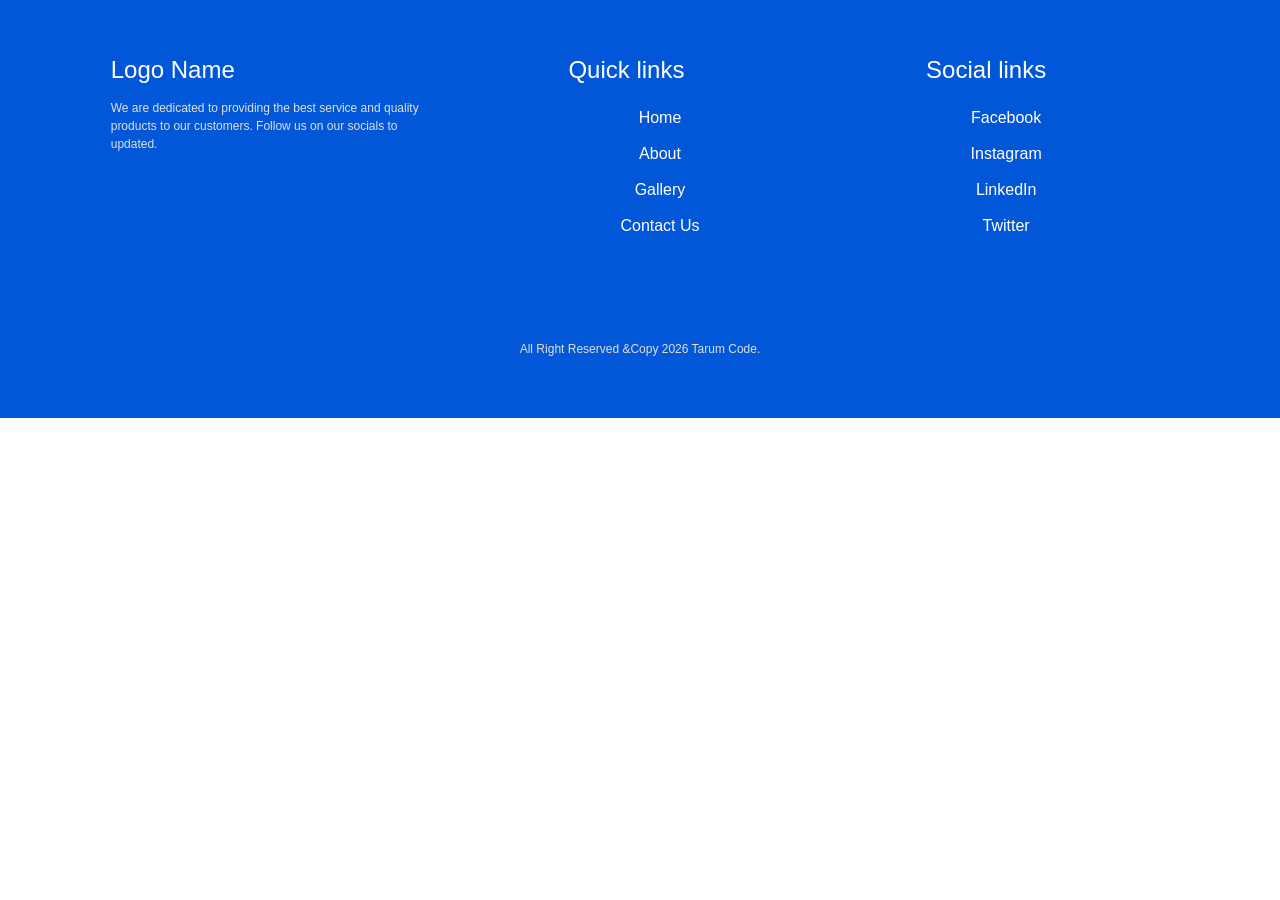
<file: index.html>
<!DOCTYPE html>
<html lang="en">
<head>
    <meta charset="UFT-8">
    <meta name="viewport" content="width=device-width,
    initial-scale=1.0">
    <link rel="stylesheet" href="./footer.css">
    <title>Footer</title>
</head> 

<body>
    <footer>
        <div class="container"> 
            <div class="box">
                <h1>Logo Name</h1>
                <div class="about">
                    <p>We are dedicated to providing the best service and quality products to our customers.
                    Follow us  on our socials to updated.</p>   
                </div>

            </div>
            <div clas="box">
                <h1>Quick links</h1>              
                <ul class="q-link">
                    <li>Home</li>
                    <li>About</li>
                    <li>Gallery</li>
                    <li>Contact Us</li>
                </ul>
            </div> 

            <div class="box">
                <h1>Social links</h1>                
                 <ul class="s-link">
                    <li>Facebook</li>
                    <li>Instagram</li>
                    <li>LinkedIn</li>
                    <li>Twitter</li>
                 </ul>
            </div>
        </div>
        <div class="copyright">
            <p>All Right Reserved &Copy 2026 Tarum Code.</p>
            </div>   
    </footer>
</body>   
</html>
</file>
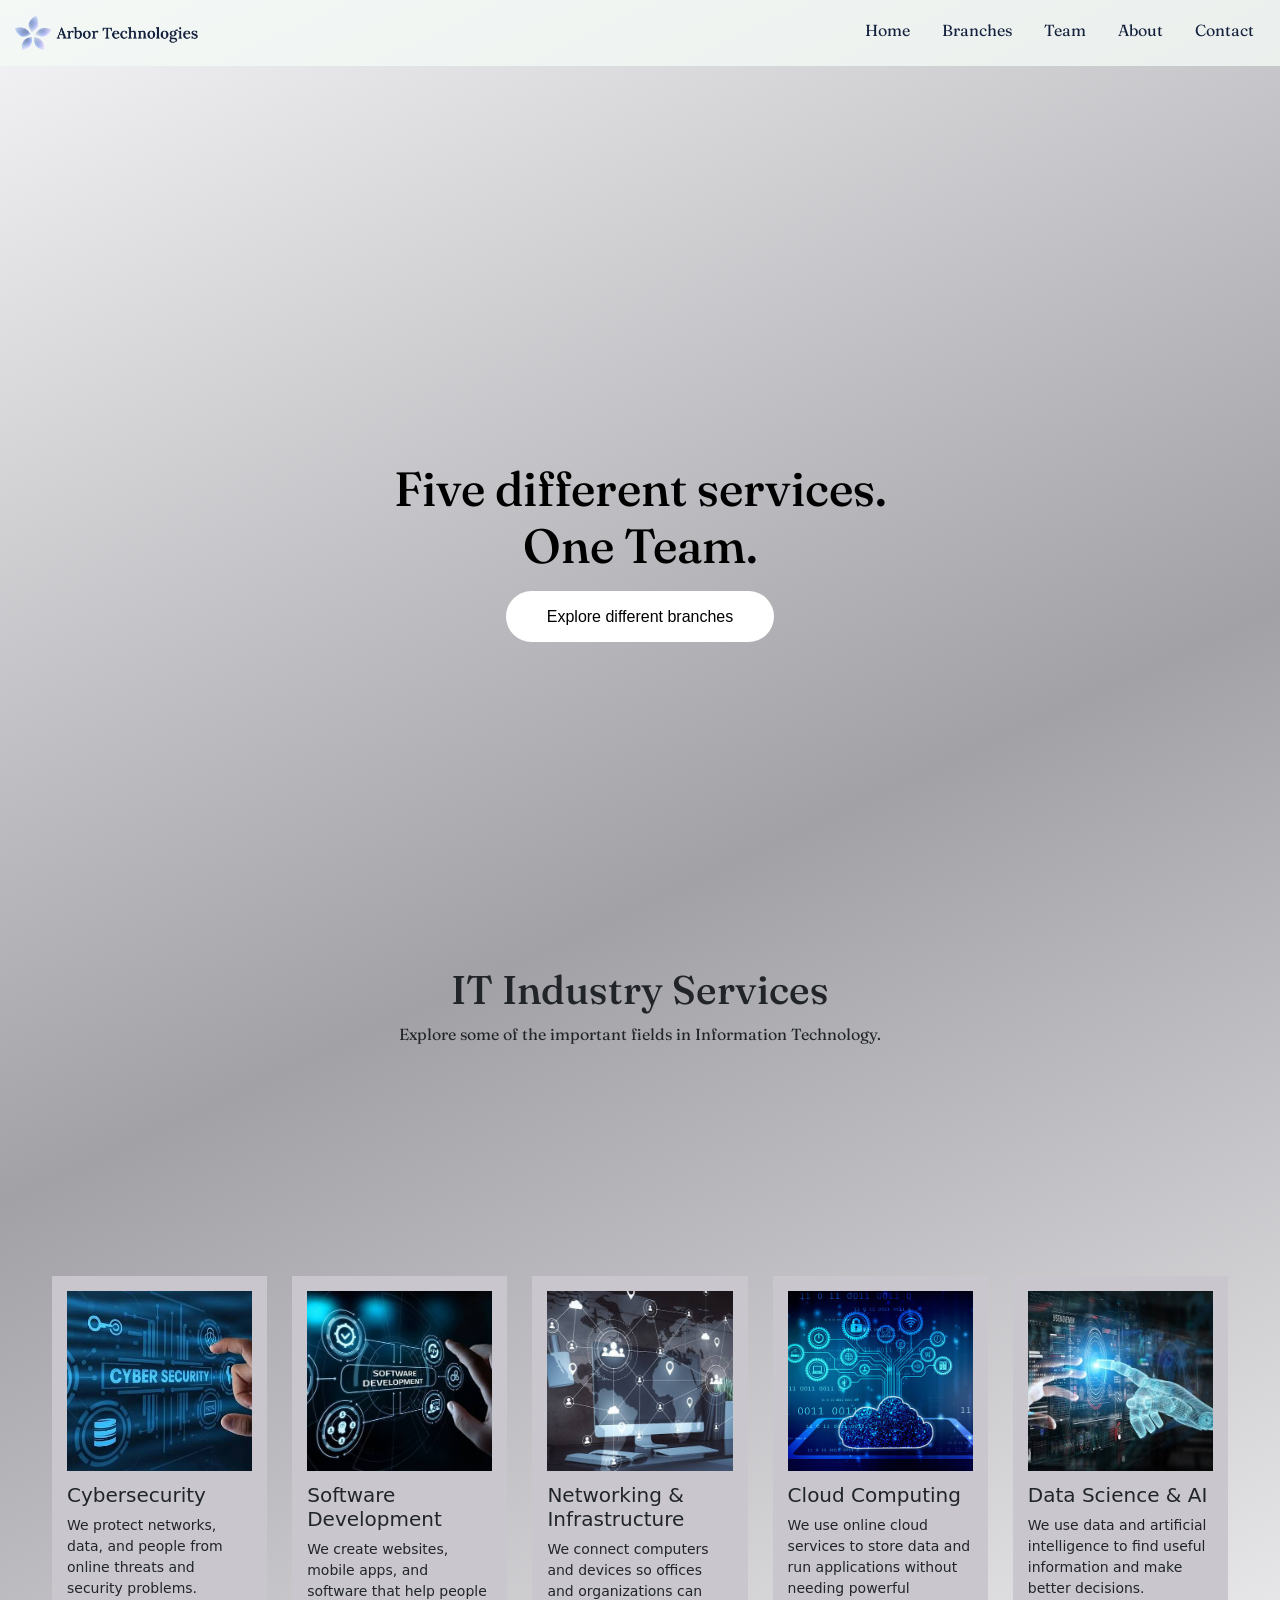
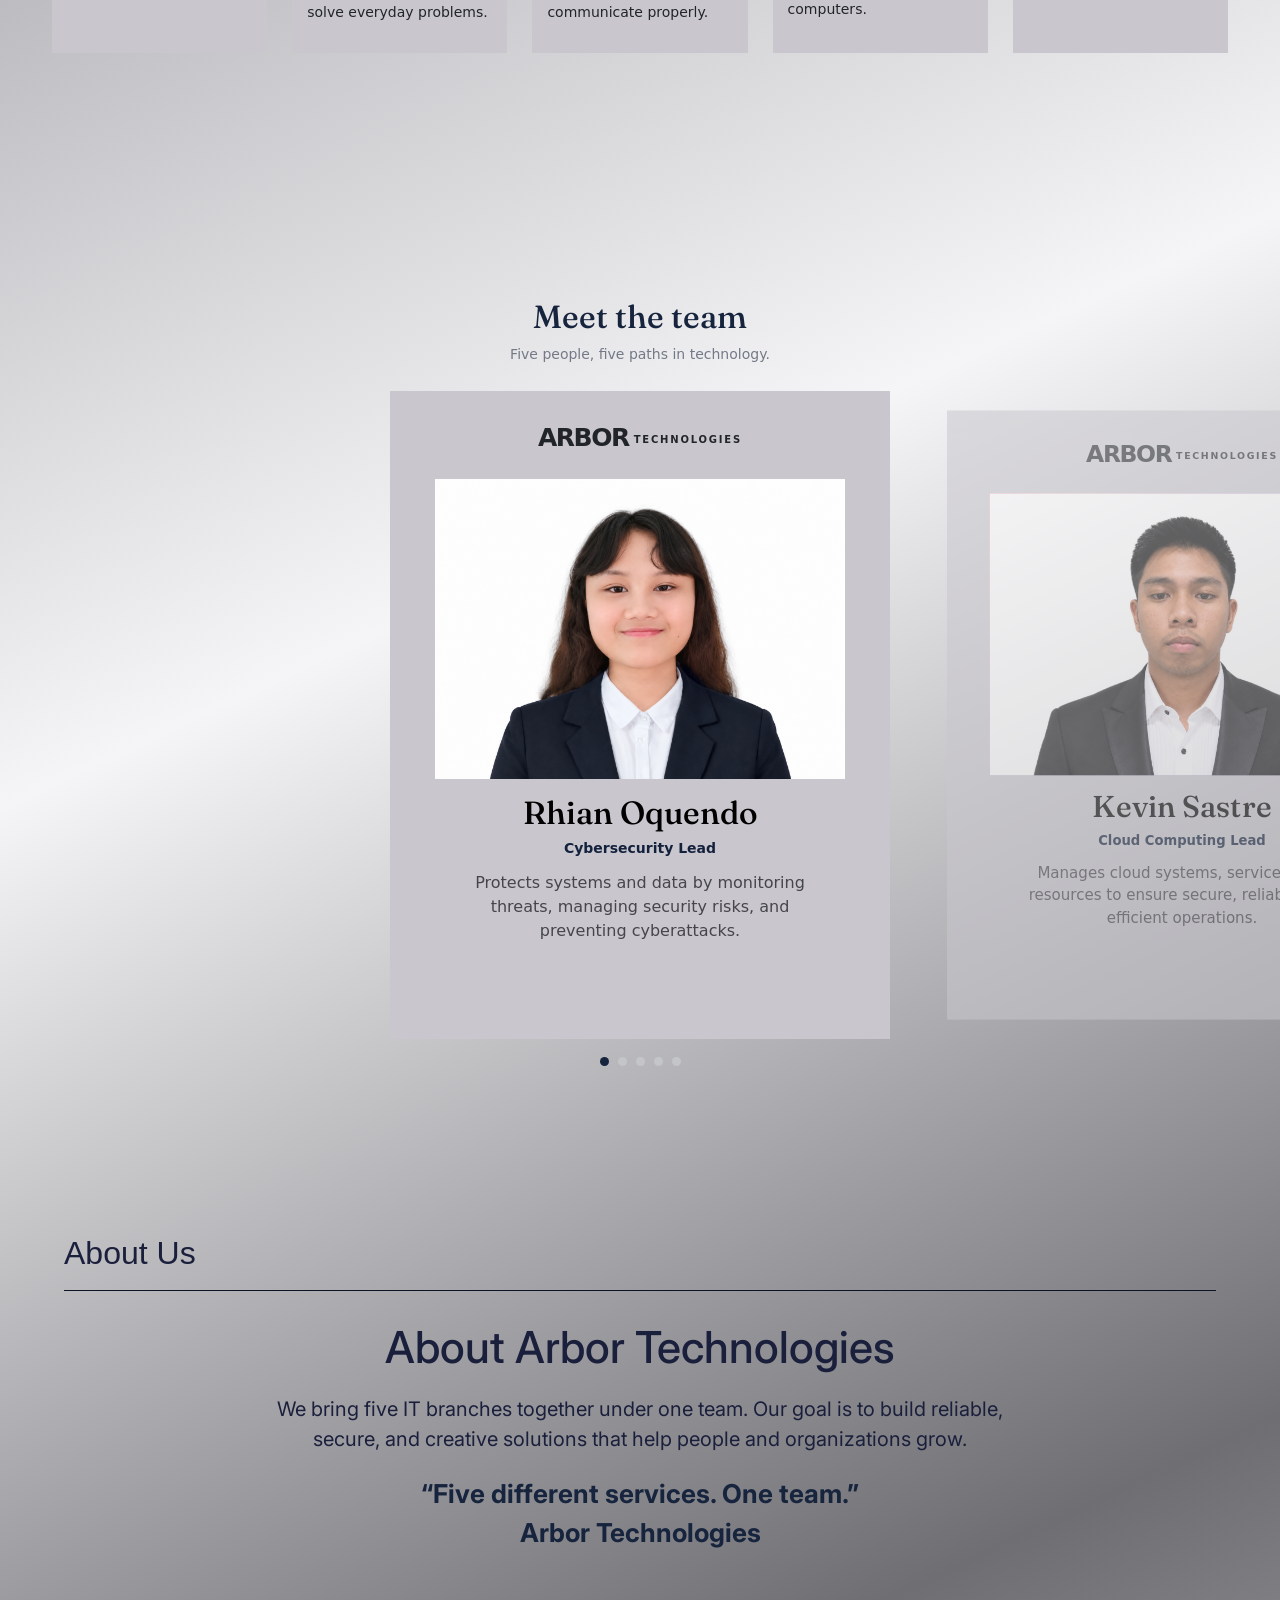
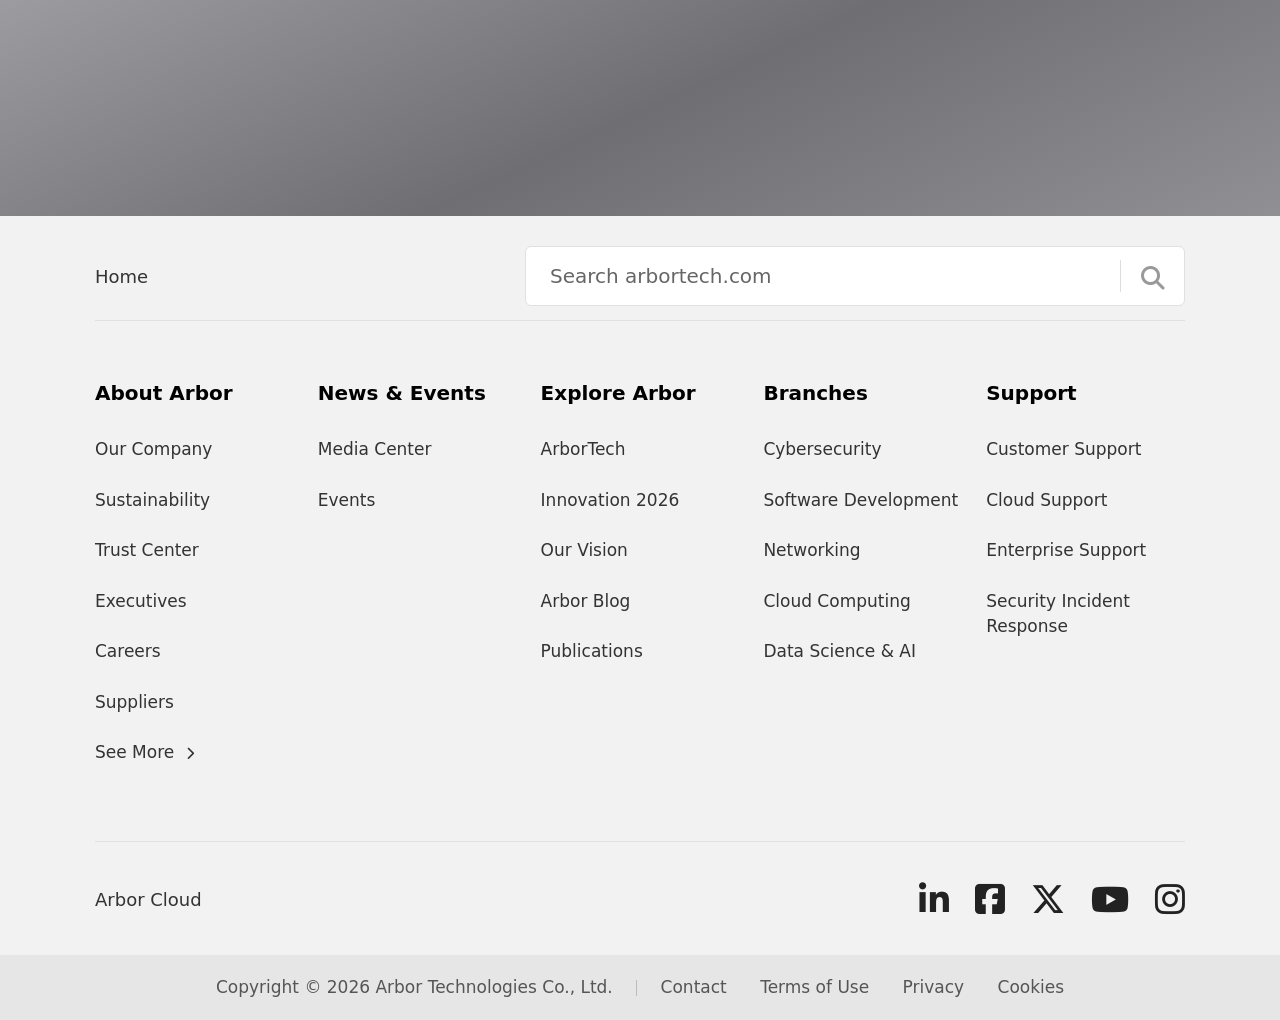
<file: Industry/index.html>
<!DOCTYPE html>
<html lang="en">
<head>
  	<meta charset="UTF-8">
  	<meta name="viewport" content="width=device-width, initial-scale=1.0">
	<link rel="preconnect" href="https://fonts.googleapis.com">
	<link rel="preconnect" href="https://fonts.gstatic.com" crossorigin>
	<link href="https://fonts.googleapis.com/css2?family=Fraunces:ital,opsz,wght@0,9..144,100..900;1,9..144,100..900&display=swap" rel="stylesheet">
    <link rel="stylesheet" href="https://cdnjs.cloudflare.com/ajax/libs/font-awesome/6.5.1/css/all.min.css">
    <link href="https://fonts.googleapis.com/css2?family=Inter:wght@400;600&display=swap" rel="stylesheet">
  	<link href="https://cdn.jsdelivr.net/npm/bootstrap@5.3.8/dist/css/bootstrap.min.css" rel="stylesheet" integrity="sha384-sRIl4kxILFvY47J16cr9ZwB07vP4J8+LH7qKQnuqkuIAvNWLzeN8tE5YBujZqJLB" crossorigin="anonymous">
  	<title>Arbor Technologies</title>
  	<link rel="stylesheet" href="style.css">
    <link rel="stylesheet" href="card.css">
    <link rel="stylesheet" href="team.css">
    <link rel="stylesheet" href="footer.css">
    <link rel="icon" href="images/icon.png">
</head>
<body>
  	<header class="navbar navbar-expand-md">
    <div class="container-fluid">
        <a class="navbar-brand" href="#home">
        <img src="images/arbor-logo-with-text.png" alt="Arbor Technologies">
        </a>

        <button class="navbar-toggler" type="button"
                data-bs-toggle="collapse" data-bs-target="#navMenu"
                aria-controls="navMenu" aria-expanded="false" aria-label="Toggle navigation">
        <span class="navbar-toggler-icon"></span>
        </button>

        <div class="collapse navbar-collapse main-nav" id="navMenu">
        <nav class="ms-auto">
            <a href="#home">Home</a>
            <a href="#branches">Branches</a>
            <a href="#team">Team</a>
            <a href="#about">About</a>
            <a href="#contact">Contact</a>
            <span class="indicator"></span>
        </nav>
        </div>
    </div>
    </header>
<!--HOME PAGE-->
	<section class="home" id="home">
  		<div class="content">
			<h1>Five different services.<br>One Team.</h1>
			<a href="#branches" class="btn">Explore different branches</a>
        </div>
	</section>

<!--5 BRANCHES-->
    <a href="#branches" id="branches"></a>
    <section>
        <div class="section-heading">
            <h1>IT Industry Services</h1>
            <p class="intro">Explore some of the important fields in Information Technology.</p>
        </div>

        <div class="services">

            <div class="card">
                <img src="images/cybersecurity.jpg" alt="Cybersecurity">
                <h2>Cybersecurity</h2>
                <p>
                    We protect networks, data, and people from online threats
                    and security problems.
                </p>
            </div>

            <div class="card">
                <img src="images/software development.jpg" alt="Software Development">
                <h2>Software Development</h2>
                <p>
                    We create websites, mobile apps, and software that
                    help people solve everyday problems.
                </p>
            </div>

            <div class="card">
                <img src="images/networking infrastructure.jpg" alt="Networking & Infrastructure">
                <h2>Networking & Infrastructure</h2>
                <p>
                    We connect computers and devices so offices and
                    organizations can communicate properly.
                </p>
            </div>

            <div class="card">
                <img src="images/cloud computing.jpg" alt="Cloud Computing">
                <h2>Cloud Computing</h2>
                <p>
                    We use online cloud services to store data and
                    run applications without needing powerful computers.
                </p>
            </div>

            <div class="card">
                <img src="images/data science & ai.jpg" alt="Data Science & AI">
                <h2>Data Science & AI</h2>
                <p>
                    We use data and artificial intelligence to find
                    useful information and make better decisions.
                </p>
            </div>
        </div>
        </section>
<!--TEAM CAROUSEL-->
    <section>
    <main class="team-page">
        <a href="#team" id="team"></a>
        <div class="team-heading">           
            <h1>Meet the team</h1>
            <p>Five people, five paths in technology.</p>
        </div>

        <div class="team-carousel">  
       
        <div class="carousel-window">
          <div class="carousel-track">
            <article class="team-card">
              <div class="card-brand">ARBOR<span>TECHNOLOGIES</span></div>
              <div class="member-art art-security">
                <img src="images/member1.png" alt="Portrait of Rhian Oquendo">
              </div>
              <h2>Rhian Oquendo</h2>
              <p class="member-role">Cybersecurity Lead</p>
              <p class="member-description">Protects systems and data by monitoring threats, managing security risks, and preventing cyberattacks.</p>
            </article>

            <article class="team-card">
              <div class="card-brand">ARBOR<span>TECHNOLOGIES</span></div>
              <div class="member-art art-web">
                <img src="images/member2.png" alt="Portrait of Kevin Sastre">
              </div>
              <h2>Kevin Sastre</h2>
              <p class="member-role">Cloud Computing Lead</p>
              <p class="member-description">Manages cloud systems, services, and resources to ensure secure, reliable, and efficient operations.</p>
            </article>

            <article class="team-card">
              <div class="card-brand">ARBOR<span>TECHNOLOGIES</span></div>
              <div class="member-art art-data">
               <img src="images/member3.png" alt="Portrait of Earl Christian Cuesta">
              </div>
              <h2>Earl Christian Cuesta</h2>
              <p class="member-role">Software Development Lead</p>
              <p class="member-description">Leads the team in building, testing, and improving software applications to meet user and project requirements.</p>
            </article>

            <article class="team-card">
              <div class="card-brand">ARBOR<span>TECHNOLOGIES</span></div>
              <div class="member-art art-network">
              <img src="images/member4.png" alt="Portrait of Earl Christian Cuesta">
              </div>
              <h2>Gabriel Remon</h2>
              <p class="member-role">Data Science and AI Lead</p>
              <p class="member-description">Leads the team in analyzing data, building AI models, and using insights to solve problems and support better decisions.</p>
            </article>

            <article class="team-card">
              <div class="card-brand">ARBOR<span>TECHNOLOGIES</span></div>
              <div class="member-art art-support">
              <img src="images/member5.png" alt="Portrait of Lanz Sutoniel">
              </div>
            <h2>Lanz Sutoniel</h2>
                <p class="member-role">Network Infrastructure Lead</p>
                <p class="member-description">Manages network systems, servers, and connectivity to ensure reliable, secure, and efficient communication.</p>
            </article>
          </div>
        </div>

        <button class="carousel-arrow previous" type="button" aria-label="Previous team member">&#8249;</button>
        <button class="carousel-arrow next" type="button" aria-label="Next team member">&#8250;</button>

        <div class="carousel-dots" aria-label="Choose a team member">
          <button class="dot active" type="button" aria-label="Show member 1" aria-current="true"></button>
          <button class="dot" type="button" aria-label="Show member 2"></button>
          <button class="dot" type="button" aria-label="Show member 3"></button>
          <button class="dot" type="button" aria-label="Show member 4"></button>
          <button class="dot" type="button" aria-label="Show member 5"></button>
        </div>
        </div>
    </main>

    </section>
<!--ABOUT SECTION-->
    <section class="about" id="about">
        <div class="sub-header">
            <h2>About Us</h2>
        </div>

        <div class="about-hero">
            <h1>About Arbor Technologies</h1>
            <p>
            We bring five IT branches together under one team. Our goal is to
            build reliable, secure, and creative solutions that help people
            and organizations grow.
            </p>
            <blockquote>
            “Five different services. One team.”<br>Arbor Technologies
            </blockquote>
        </div>
    </section>
<!--FOOTER-->
        <a href="#contact" id="contact"></a>
        <div class="page-space"></div>
 
  <footer class="site-footer">
    <div class="footer-inner">
 
      <!-- top row -->
      <div class="footer-top">
        <a class="crumb" href="#home">Home</a>
        <form class="search-box" role="search" onsubmit="return false">
          <input type="text" placeholder="Search arbortech.com" aria-label="Search">
          <button type="submit" aria-label="Search"><i class="fa-solid fa-magnifying-glass"></i></button>
        </form>
      </div>
 
      <!-- 5 link columns -->
      <div class="footer-columns">
        <div>
            <h3>About Arbor</h3>
            <ul>
                <li><a href="#">Our Company</a></li>
                <li><a href="#">Sustainability</a></li>
                <li><a href="#">Trust Center</a></li>
                <li><a href="#">Executives</a></li>
                <li><a href="#">Careers</a></li>
                <li><a href="#">Suppliers</a></li>
                <li><a href="#" class="see-more">See More <i class="fa-solid fa-chevron-right"></i></a></li>
            </ul>
        </div>
 
        <div>
            <h3>News &amp; Events</h3>
            <ul>
                <li><a href="#">Media Center</a></li>
                <li><a href="#">Events</a></li>
            </ul>
        </div>
 
        <div>
            <h3>Explore Arbor</h3>
            <ul>
                <li><a href="#">ArborTech</a></li>
                <li><a href="#">Innovation 2026</a></li>
                <li><a href="#">Our Vision</a></li>
                <li><a href="#">Arbor Blog</a></li>
                <li><a href="#">Publications</a></li>
            </ul>
        </div>
 
        <div>
            <h3>Branches</h3>
            <ul>
                <li><a href="#">Cybersecurity</a></li>
                <li><a href="#">Software Development</a></li>
                <li><a href="#">Networking</a></li>
                <li><a href="#">Cloud Computing</a></li>
                <li><a href="#">Data Science &amp; AI</a></li>
            </ul>
        </div>
 
        <div>
            <h3>Support</h3>
            <ul>
                <li><a href="#">Customer Support</a></li>
                <li><a href="#">Cloud Support</a></li>
                <li><a href="#">Enterprise Support</a></li>
                <li><a href="#">Security Incident Response</a></li>
            </ul>
            </div>
        </div>
 
        <!-- social row -->
        <div class="footer-social-row">
            <a class="cloud-link" href="#">Arbor Cloud</a>
            <div class="social-icons">
            <a href="#" aria-label="LinkedIn"><i class="fa-brands fa-linkedin-in"></i></a>
            <a href="#" aria-label="Facebook"><i class="fa-brands fa-square-facebook"></i></a>
            <a href="#" aria-label="X"><i class="fa-brands fa-x-twitter"></i></a>
            <a href="#" aria-label="YouTube"><i class="fa-brands fa-youtube"></i></a>
            <a href="#" aria-label="Instagram"><i class="fa-brands fa-instagram"></i></a>
            </div>
        </div>
        </div>
 
        <!-- copyright bar -->
        <div class="footer-bottom">
            <span>Copyright &copy; 2026 Arbor Technologies Co., Ltd.</span>
            <span class="divider"></span>
            <a href="#contact">Contact</a>
            <a href="#">Terms of Use</a>
            <a href="#">Privacy</a>
            <a href="#">Cookies</a>
        </div>
    </footer>
    <script src="https://cdn.jsdelivr.net/npm/bootstrap@5.3.8/dist/js/bootstrap.bundle.min.js" integrity="sha384-FKyoEForCGlyvwx9Hj09JcYn3nv7wiPVlz7YYwJrWVcXK/BmnVDxM+D2scQbITxI" crossorigin="anonymous"></script>    
  	<script src="script.js" defer></script>
</body>
</html>
</file>
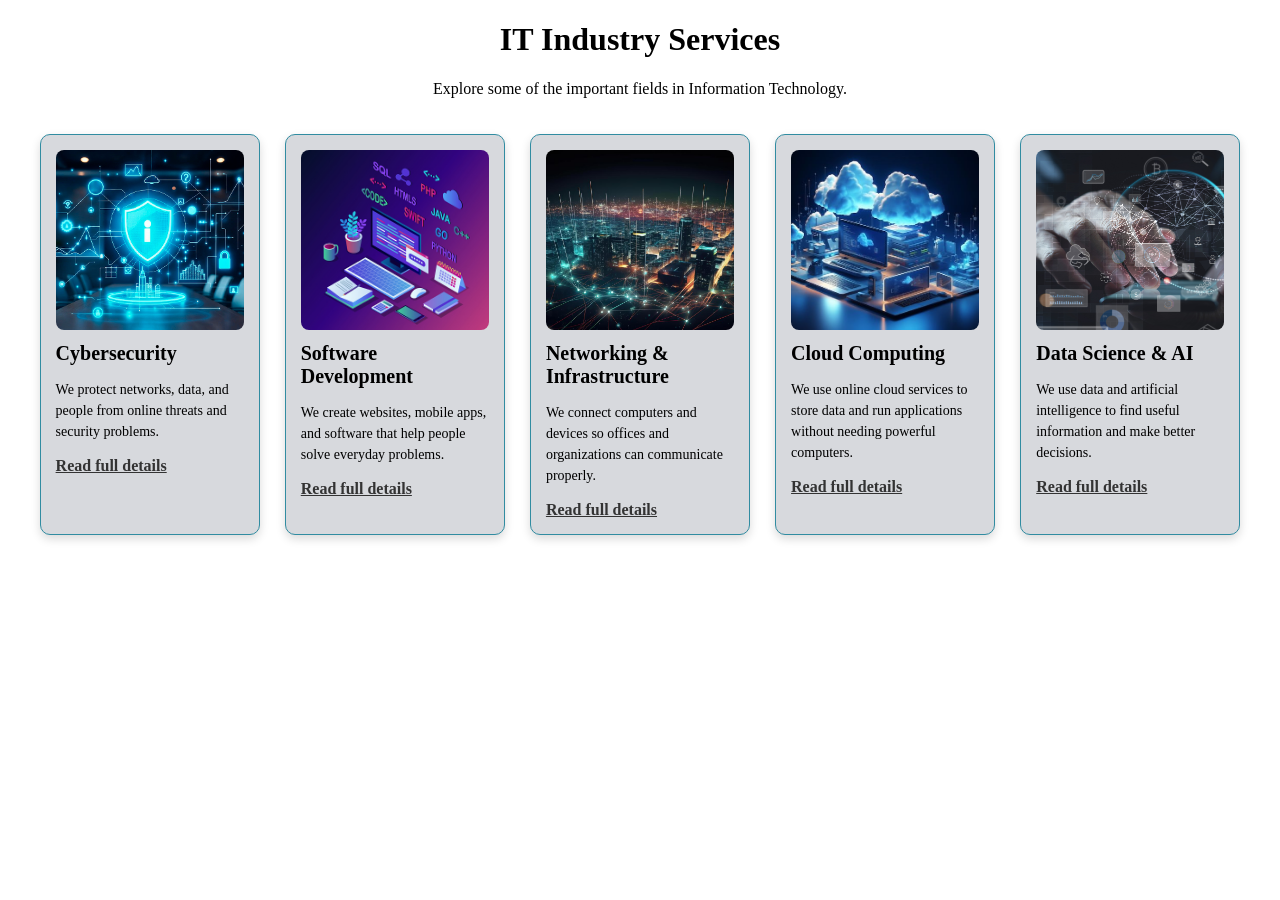
<file: cloud coumputing.html>
<!DOCTYPE html>
<html lang="en">
<head>
    <meta charset="UTF-8">
    <meta name="viewport" content="width=device-width, initial-scale=1.0">
    <title>IT Industry</title>
    <link rel="stylesheet" href="card.css">
</head>
<body>
    
    <center>
    <h1>IT Industry Services</h1>
    <p class="intro">Explore some of the important fields in Information Technology.</p>
    </center>

    <div class="services">

        <div class="card">
            <img src="cybersecurity.jpg" alt="Cybersecurity">
            <h2>Cybersecurity</h2>
            <p>
                We protect networks, data, and people from online threats
                and security problems.
            </p>
            <a href="#">Read full details</a>
        </div>

        <div class="card">
            <img src="software development.jpg" alt="Software Development">
            <h2>Software Development</h2>
            <p>
                We create websites, mobile apps, and software that
                help people solve everyday problems.
            </p>
            <a href="#">Read full details</a>
        </div>

        <div class="card">
            <img src="networking and infrastructure.jpg" alt="Networking & Infrastructure">
            <h2>Networking & Infrastructure</h2>
            <p>
                We connect computers and devices so offices and
                organizations can communicate properly.
            </p>
            <a href="#">Read full details</a>
        </div>

        <div class="card">
            <img src="cloud-computing.jpg" alt="Cloud Computing">
            <h2>Cloud Computing</h2>
            <p>
                We use online cloud services to store data and
                run applications without needing powerful computers.
            </p>
            <a href="#">Read full details</a>
        </div>

        <div class="card">
            <img src="data science and ai.jpg" alt="Data Science & AI">
            <h2>Data Science & AI</h2>
            <p>
                We use data and artificial intelligence to find
                useful information and make better decisions.
            </p>
            <a href="#">Read full details</a>
        </div>

    </div>

</body>
</html>
</file>
<file: footer.css>
body{
    margin: 0;
    padding: 0;
    box-sizing: border-box;
    font-family: Arial, sans-serif;
}

footer{
    background: #0257d8;
    color: white;
    padding: 40px 20px 20px 20px;
}

.container{
    display: flex;
    justify-content: space-around;
    max-width: 1100px;
    margin: auto;
    gap: 50px;


}

.box{
    width: 33.3%;
    height: auto;
    float: left;
}

h1{

    font-size: 24px;
    font-weight: 500;
    margin-bottom: 15px;
}
   
.box:nth-child(2) h1, .box:nth-child(3) h1{
    text-align: center;
}

.about{
    font-size: 12px;
    line-height: 1.5;
    color: #e0e0e0;
    max-width: 320px;
}

.copyright{
    text-align: center;
    padding: 30px 0px;
    clear: both;
}

.quick , .social{
    list-style: none;
    text-align: center;
    padding: 8px 12px;
}

.q-link li, .s-link li{
    padding: 9px 12px;
    text-align: center;
    list-style-type: none;
    cursor: pointer;
}

.q-link li:hover , .s-link li:hover{
    color:#022645;
}

.copyright {
    text-align: center;
    margin-top: 40px;
    font-size: 12px;
    color: #e0e0e0;
}
</file>
<file: Industry/style.css>
body {
  margin: 0;
  background: linear-gradient(155deg, #F5F5F7, #A1A1A6, #F5F5F7, #6E6E73, #D2D2D7);
  padding: 64px;
}

html {
  scroll-behavior: smooth;
}

section {
  min-height: 100vh; 
  display: flex;
  flex-direction: column;
  justify-content: center;
  align-items: center;
}

header {
  position: fixed; top: 0; left: 0; width: 100%;
  margin-top: 0;
  z-index: 1000;
  width: 100%;
  background-color: rgba(244, 251, 247, 0.8);
  box-sizing: border-box;
  display: flex;
  justify-content: space-between; 
  align-items: center;  
  gap: 40px;          
  padding: 0 10px;
  font-family: Fraunces;
}
.main-nav {
  display: flex;
  align-items: center;
  gap: 40px;
  margin-left: 0px; 
}

header img {
  height: 48px;     
  display: block;  
}

nav {
  position: relative;
  display: flex;
  align-items: center;
  gap: 32px;
  margin-right: 14px;
}
nav a {
  padding-bottom: 6px;
}

a {
  color: #14213D;
  text-decoration: none;
}
a:hover {
  color: #7E95C6;
}

.indicator {
  position: absolute;
  bottom: 0;
  height: 2px;
  background: #6E6E73;
  opacity: 0;
  transition: left 0.3s ease-in-out;
}

.hero {
  padding: 120px 140px;
}

/*HOME PAGE*/
.home {
  position: relative;
  min-height: 100vh;
  padding-top: 70px;
  width: 100%;
  display: flex;
  justify-content: center;
  align-items: center;
  overflow: hidden;
}

.home .content {
  max-width: 50rem;
  width: 100%;
  padding: 0 1.5rem;       
  text-align: center;
  display: flex;
  flex-direction: column;
  align-items: center;
}

.home .content h1 {
  font-size: 3rem;
  color: black;
  font-family: Fraunces;
  margin: 0;
}

.btn {
  display: inline-flex;
  justify-content: center;
  margin-top: 1rem;
  padding: 0.8rem 2.5rem;
  border-radius: 5rem;
  background: white;
  color: black;
  font-family: 'Segoe UI', Arial, sans-serif;
  font-weight: 500;
}

header .navbar-brand img { height: 40px; }

/* MOBILE */
@media (max-width: 767.98px) {
  header nav {
    display: flex;
    flex-direction: column;
    width: 100%;
  }
  header nav a { padding: .9rem 0; }
  header nav .indicator { display: none; }   
  header .navbar-collapse { background: #eef5f3; }
}


/*ABOUT SECTION*/
html, body {
  margin: 0;
  padding: 0;
  width: 100%;
  overflow-x: hidden; 
}

.about {
  width: 100%;
  max-width: none;
  margin: 0;
  box-sizing: border-box;
  padding-top: 0;     
  margin-top: 0;
  min-height: 50vh;
  padding: 40px 0 0;
  background: none;
  color: #1a1f3c;
}

.sub-header {
  width: 90%;
  margin: 0 auto;
  padding: 10px 0;
  border-bottom: 1px solid #0b1324;
  font-family: "Segoe UI", Arial, sans-serif;
}

.about-hero {
  width: 800px;
  margin: 0 auto;
  padding: 30px 20px;
  text-align: center;
}

.about-hero h1 {
  font-size: 44px;
  margin-bottom: 20px;
  font-family: Inter, Arial, sans-serif;
}

.about-hero p {
  font-size: 20px;
  margin-bottom: 20px;
  font-family: Inter, Arial, sans-serif;
}

.about-hero blockquote {
  font-size: 26px;
  color: #17243e;
  font-family: Inter, Arial, sans-serif;
  font-weight: 700;
}

@media (max-width: 700px) {
  body {
    padding: 20px;
  }

  header {
    gap: 10px;
    padding: 8px 12px;
  }

  header img {
    height: 36px;
  }

  .main-nav {
    gap: 16px;
  }

  nav {
    gap: 16px;
    margin-right: 0;
  }

  .hero {
    padding: 80px 20px;
  }

  .home {
    padding-top: 60px;
  }

  .home .content {
    padding: 0 10px;
  }

  .home .content h1 {
    font-size: 28px;
  }

  .btn {
    padding: 12px 28px;
  }

  .about {
    padding-top: 20px;
  }

  .sub-header {
    width: 95%;
  }

  .about-hero {
    width: 100%;
    padding: 24px 16px;
    box-sizing: border-box;
  }

  .about-hero h1 {
    font-size: 28px;
  }

  .about-hero p {
    font-size: 16px;
  }

  .about-hero blockquote {
    font-size: 20px;
  }

  header nav {
    display: flex;
    flex-direction: column;
    width: 100%;
  }

  header nav a {
    padding: 12px 0;
  }

  header nav .indicator {
    display: none;
  }

  header .navbar-collapse {
    background: #eef5f3;
  }
}

@media (max-width: 420px) {
  body {
    padding: 12px;
  }

  .home .content h1 {
    font-size: 24px;
  }

  .hero {
    padding: 60px 12px;
  }

  .about-hero {
    padding: 20px 12px;
  }

  .about-hero h1 {
    font-size: 24px;
  }

  .about-hero p {
    font-size: 15px;
  }

  .about-hero blockquote {
    font-size: 17px;
  }

  .btn {
    padding: 10px 22px;
  }
}

@media (prefers-reduced-motion: reduce) {
  *,
  *::before,
  *::after {
    scroll-behavior: auto !important;
    transition-duration: 0.01ms !important;
  }
}
</file>
<file: Industry/card.css>
.services {
    display: flex;
    gap: 25px;
    padding: 20px;
    width: 95%;
    margin: auto;
}

.section-heading {
  text-align: center;        
}

.section-heading h1,
.section-heading .intro {
  font-family: Fraunces;
}

.card {
    flex: 1;
    background: #c9c7cd;
    padding: 15px;
    box-sizing: border-box;
    border-radius: 0;
    border: none;
    box-shadow: none;
    transition: transform 0.3s ease, box-shadow 0.3s ease;
}

.card:hover {
    transform: scale(1.10);
}

.card img {
    width: 100%;
    height: 180px;
    object-fit: cover;
    display: block;
}

.card h2 {
    margin: 12px 0 8px;
    font-size: 20px;
}

.card p {
    font-size: 14px;
    line-height: 1.5;
    margin-bottom: 15px;
}

.card a {
    font-weight: bold;
}

@media (max-width: 900px) {
    .services {
        flex-wrap: wrap;
    }

    .card {
        flex: 1 1 45%;
    }
}

@media (max-width: 600px) {
    .card {
        flex: 1 1 100%;
    }
}
</file>
<file: Industry/team.css>
* {
  box-sizing: border-box;
}

.team-page {
  min-height: 100vh;
  padding: 32px 0 40px;
  overflow: hidden;
}

.team-heading {
  margin-bottom: 26px;
  color: #17243e;
  text-align: center;
}

.team-heading h1 {
  margin: 0;
  font-family: Fraunces;
  font-size: 32px;
}

.team-heading > p:last-child {
  margin: 8px 0 0;
  color: #737987;
  font-size: 14px;
}

.team-carousel {
  position: relative;
}

.carousel-window {
  width: 100%;
  overflow: hidden;
}

.carousel-track {
  display: flex;
  width: max-content;
  gap: 42px;
  transition: transform 0.5s ease;
}

.team-card {
  display: flex;
  width: min(52vw, 500px);
  min-width: 350px;
  height: min(72vh, 690px);
  min-height: 540px;
  flex-direction: column;
  align-items: center;
  padding: 28px 44px 32px;
  background: #c9c7cd;
  text-align: center;
  opacity: 0.55;
  transform: scale(0.94);
  transition: opacity 600ms ease, transform 600ms ease;
}

.team-card.active {
  opacity: 1;
  transform: scale(1);
}

.card-brand {
  margin-bottom: 22px;
  font-size: 25px;
  font-weight: bold;
  letter-spacing: -0.06em;
}

.card-brand span {
  margin-left: 5px;
  font-size: 10px;
  letter-spacing: 0.18em;
  vertical-align: middle;
}

.member-art {
  display: grid;
  width: min(100%, 410px);
  height: 34vh;
  min-height: 210px;
  max-height: 300px;
  flex: 0 0 auto;
  place-items: center;
  overflow: hidden;
  color: rgba(255, 255, 255, 0.88);
}

.member-art span {
  font-size: clamp(74px, 12vw, 150px);
  font-weight: 700;
  letter-spacing: -0.08em;
  text-shadow: 0 8px 30px rgba(0, 0, 0, 0.18);
}

.member-art img {
  width: 100%;
  height: 100%;
  object-fit: contain;
  object-position: center;
}

.art-security {
  background: radial-gradient(circle at 70% 25%, #71d8d0, transparent 34%), linear-gradient(135deg, #123d57, #6753a4 55%, #c681b2);
}

.art-web {
  background: radial-gradient(circle at 25% 30%, #ffd98e, transparent 32%), linear-gradient(135deg, #e56c83, #8068bd 55%, #343c79);
}

.art-data {
  background: radial-gradient(circle at 70% 35%, #a7e5be, transparent 30%), linear-gradient(135deg, #235c58, #287b92 52%, #4e4c8c);
}

.art-network {
  background: radial-gradient(circle at 35% 25%, #ffdc91, transparent 30%), linear-gradient(135deg, #a4574e, #b57876 50%, #35496b);
}

.art-support {
  background: radial-gradient(circle at 72% 28%, #c6c6ff, transparent 32%), linear-gradient(135deg, #3b5c91, #5969a9 55%, #a56791);
}

.card-kicker {
  margin: 22px 0 5px;
  color: #b9c3d3;
  font-size: 11px;
  font-weight: bold;
  letter-spacing: 0.16em;
}

.team-card h2 {
  margin: 0;
  padding-top: 15px;
  font-size: 2rem;
  font-family: Fraunces;
  color: black;
}

.member-role {
  margin: 6px 0 0;
  color: #14213D;
  font-size: 14px;
  font-weight: 600;
}

.member-description {
  max-width: 390px;
  margin: 12px 0 18px;
  color: rgb(69, 69, 75);
  font-size: 1rem;
  font-weight: 500;
  line-height: 1.5;
}

.card-button {
  display: inline-block;
  margin-top: auto;
  padding: 12px 25px;
  border-radius: 30px;
  background: #f5f5f7;
  color: #111;
  font-size: 14px;
  text-decoration: none;
  transition: background 180ms ease;
}

.card-button:hover {
  background: #d8fff7;
}

.carousel-arrow {
  position: absolute;
  z-index: 2;
  top: 48%;
  width: 48px;
  height: 56px;
  border: 0;
  background: transparent;
  color: #fff;
  cursor: pointer;
  font-size: 48px;
  font-weight: 300;
  line-height: 1;
  text-shadow: 0 1px 8px rgba(0, 0, 0, 0.7);
}

.carousel-arrow.previous {
  left: 22px;
}

.carousel-arrow.next {
  right: 22px;
}

.carousel-dots {
  display: flex;
  justify-content: center;
  gap: 9px;
  margin-top: 18px;
}

.dot {
  width: 9px;
  height: 9px;
  padding: 0;
  border: 0;
  border-radius: 50%;
  background: #c4c5c9;
  cursor: pointer;
}

.dot.active {
  background: #17243e;
}

button:focus-visible,
a:focus-visible {
  outline: 3px solid #51d9c5;
  outline-offset: 4px;
}

@media (max-width: 700px) {
  .team-page {
    padding-top: 28px;
  }

  .team-heading {
    margin-bottom: 22px;
  }

  .team-heading h1 {
    font-size: 28px;
  }

  .carousel-track {
    gap: 20px;
  }

  .team-card {
    width: 78vw;
    min-width: 0;
    height: 620px;
    min-height: 0;
    padding: 24px 24px 28px;
  }

  .member-art {
    height: 250px;
  }

  .carousel-arrow.previous {
    left: 4px;
  }

  .carousel-arrow.next {
    right: 4px;
  }
}

@media (max-width: 420px) {
  .team-card {
    width: 84vw;
    height: 590px;
    padding-right: 18px;
    padding-left: 18px;
  }

  .member-art {
    min-height: 190px;
    height: 220px;
  }

  .carousel-arrow {
    width: 36px;
  }
}

@media (prefers-reduced-motion: reduce) {
  *,
  *::before,
  *::after {
    scroll-behavior: auto !important;
    transition-duration: 0.01ms !important;
  }
}
</file>
<file: Industry/footer.css>
.page-space { height: 200px; }

.site-footer {
    background: #f2f2f2;
    margin-top: auto;          
}
 
  .footer-inner {
    max-width: 1730px;
    margin: 0 auto;
    padding: 30px 95px 0;
  }
 
  /* top row: breadcrumb + search */
  .footer-top {
    display: flex;
    justify-content: space-between;
    align-items: center;
    padding-bottom: 14px;
    border-bottom: 1px solid #e0e0e0;
  }
  .footer-top .crumb {
    font-size: 18px;
    color: #333;
    text-decoration: none;
  }
 
  .search-box {
    display: flex;
    align-items: center;
    width: min(100%, 660px);
    height: 60px;
    background: #fff;
    border: 1px solid #e0e0e0;
    border-radius: 6px;
    overflow: hidden;
  }
  .search-box input {
    flex: 1;
    height: 100%;
    padding: 0 24px;
    border: 0;
    outline: 0;
    font-size: 20px;
    font-family: inherit;
    color: #333;
    background: transparent;
  }
  .search-box input::placeholder { color: #666; }
  .search-box button {
    width: 64px;
    height: 32px;
    border: 0;
    border-left: 1px solid #ddd;
    background: transparent;
    color: #999;
    font-size: 24px;
    cursor: pointer;
  }
 
  /* link columns */
  .footer-columns {
    display: grid;
    grid-template-columns: repeat(5, 1fr);
    gap: 24px;
    padding: 60px 0 50px;
  }
  .footer-columns h3 {
    margin: 0 0 32px;
    font-size: 20px;
    font-weight: 700;
    color: #000;
  }
  .footer-columns ul {
    margin: 0;
    padding: 0;
    list-style: none;
  }
  .footer-columns li { margin-bottom: 25px; }
  .footer-columns a {
    font-size: 17px;
    color: #333;
    text-decoration: none;
    transition: color .2s ease;
  }
  .footer-columns a:hover { color: #F5F5F7; } 
  .see-more i { margin-left: 6px; font-size: 13px; }
 
  /* middle row: cloud link + social icons */
  .footer-social-row {
    display: flex;
    justify-content: space-between;
    align-items: center;
    padding: 40px 0 38px;
    border-top: 1px solid #e0e0e0;
  }
  .footer-social-row .cloud-link {
    font-size: 18px;
    color: #333;
    text-decoration: none;
  }
  .social-icons {
    display: flex;
    gap: 26px;
  }
  .social-icons a {
    color: #222;
    font-size: 34px;
    line-height: 1;
    transition: color .2s ease, transform .2s ease;
  }
  .social-icons a:hover { color: #7E95C6; transform: translateY(-2px); }
 
  /* bottom copyright bar */
  .footer-bottom {
    background: #e6e6e6;           
    padding: 20px 16px;
    text-align: center;
    font-size: 17px;
    color: #555;
  }
  .footer-bottom span,
  .footer-bottom a {
    display: inline-block;
    padding: 0 14px;
  }
  .footer-bottom a {
    color: #555;
    text-decoration: none;
  }
  .footer-bottom a:hover { color: #000; }
  .footer-bottom .divider {
    width: 1px;
    height: 16px;
    padding: 0;
    margin: 0 4px;
    vertical-align: middle;
    background: #bbb;
  }

  @media (max-width: 1100px) {
    .footer-inner { padding: 24px 32px 0; }
    .footer-columns { grid-template-columns: repeat(3, 1fr); }
  }
  @media (max-width: 700px) {
    .footer-top { flex-direction: column; align-items: stretch; gap: 16px; }
    .footer-columns { grid-template-columns: repeat(2, 1fr); }
    .footer-social-row { flex-direction: column; gap: 22px; align-items: flex-start; }
  }
</file>
<file: card.css>
.services {
    display: flex;
    gap: 25px;
    padding: 20px;
    width: 95%;
    margin: auto;
}

.card {
    flex: 1;
    background: rgb(215, 217, 221);
    border: 1px solid #318ca1;
    border-radius: 10px;
    padding: 15px;
    box-sizing: border-box;
    box-shadow: 0 4px 10px rgba(0, 0, 0, 0.15);
}

.card img {
    width: 100%;
    height: 180px;
    object-fit: cover;
    border-radius: 8px;
    display: block;
}

.card h2 {
    margin: 12px 0 8px;
    font-size: 20px;
}

.card p {
    font-size: 14px;
    line-height: 1.5;
    margin-bottom: 15px;
}

.card a {
    color: #333;
    font-weight: bold;
}

@media (max-width: 900px) {
    .services {
        flex-wrap: wrap;
    }

    .card {
        flex: 1 1 45%;
    }
}

@media (max-width: 600px) {
    .card {
        flex: 1 1 100%;
    }
}
</file>
